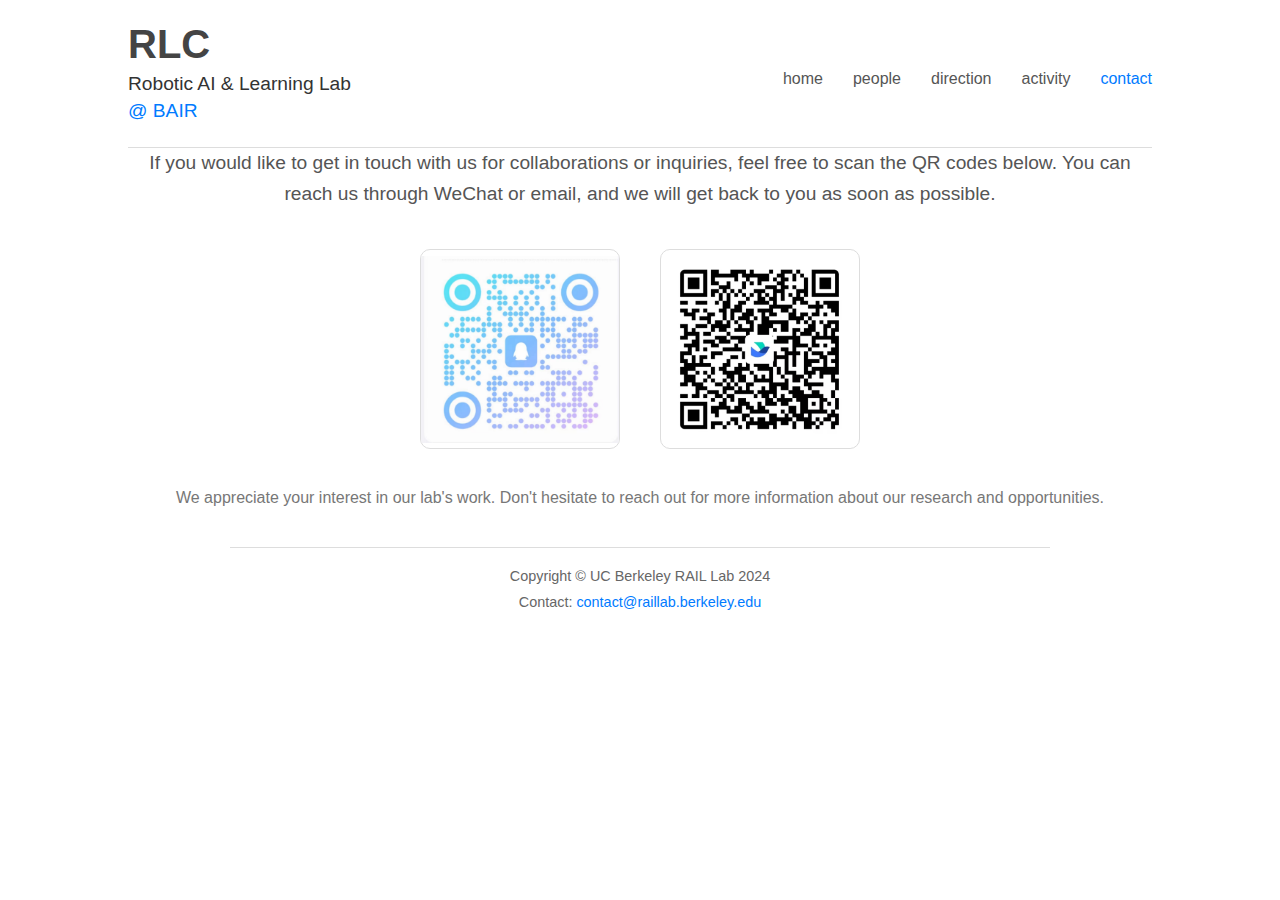
<file: Contact.html>
<!DOCTYPE html>
<html lang="en">
<head>
    <meta charset="UTF-8">
    <meta name="viewport" content="width=device-width, initial-scale=1.0">
    <title>Contact Us</title>
    <link rel="stylesheet" href="css/Contact.css">
    <style>

    </style>
</head>
<body>
    <div class="container">
        <!-- Header Section -->
        <header>
            <div class="logo">
                <h1>RLC</h1>
                <p>Robotic AI & Learning Lab</p>
                <p><a href="#">@ BAIR</a></p>
            </div>
            <!-- Navigation Links -->
            <nav>
                <ul>
                    <li><a href="index.html">home</a></li>
                    <li><a href="People2.html">people</a></li>
                    <li><a href="Direction.html">direction</a></li>
                    <li><a href="Activity.html">activity</a></li>
                    <li><a href="Contact.html" class="active">contact</a></li>
                </ul>
            </nav>
        </header>

        <!-- Contact Section -->
        <section class="contact-section">
            <p class="contact-description">
                If you would like to get in touch with us for collaborations or inquiries, feel free to scan the QR codes below. 
                You can reach us through WeChat or email, and we will get back to you as soon as possible.
            </p>

            <!-- QR Codes Section -->
            <div class="qr-section">
                <img src="./picture/QR_QQ.jpg" alt="QQ QR Code">
                <img src="./picture/QR_FeiShu.jpg" alt="Email QR Code">
            </div>

            <p class="footer-text" >
                We appreciate your interest in our lab's work. Don't hesitate to reach out for more information about our research and opportunities.
            </p>
        </section>

        <!-- Footer Section -->
        <footer>
            <hr>
            <p>Copyright © UC Berkeley RAIL Lab 2024</p>
            <p>Contact: <a href="mailto:contact@raillab.berkeley.edu">contact@raillab.berkeley.edu</a></p>
        </footer>
    </div>
</body>
</html>
</file>
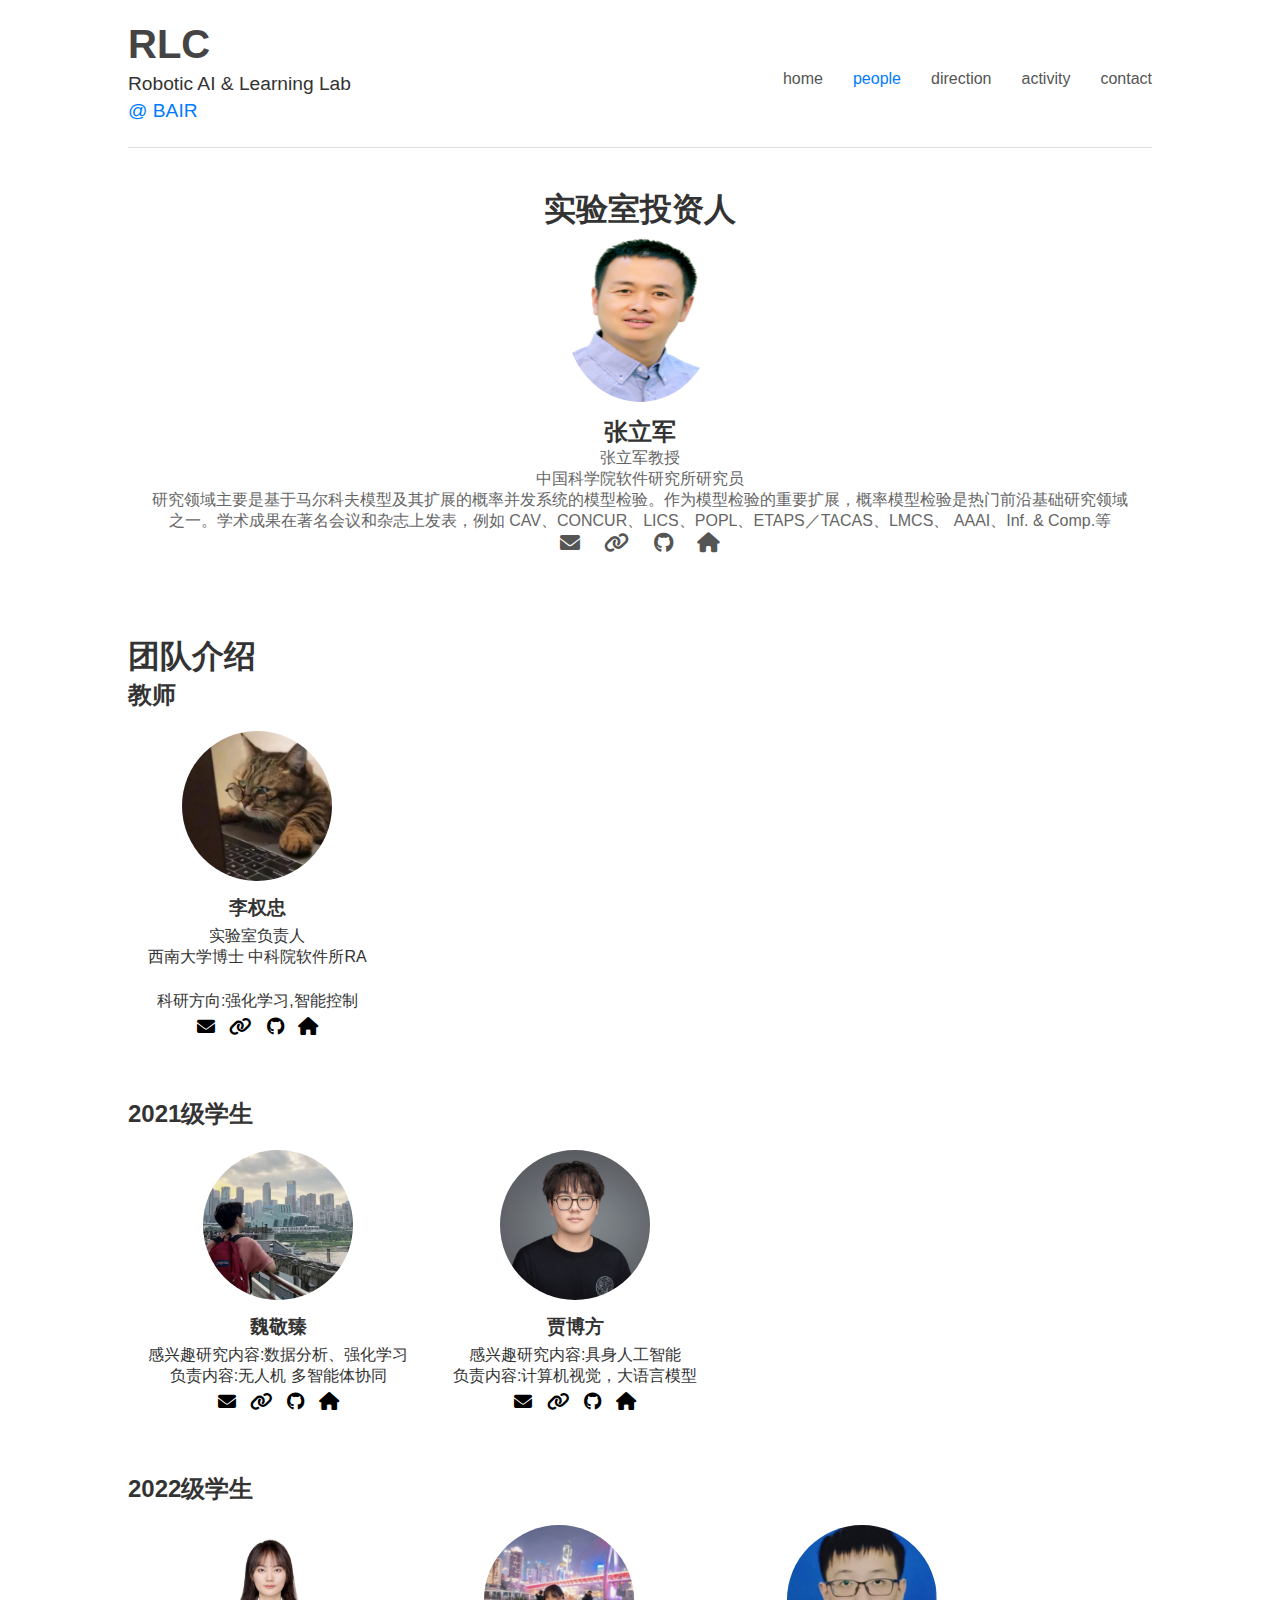
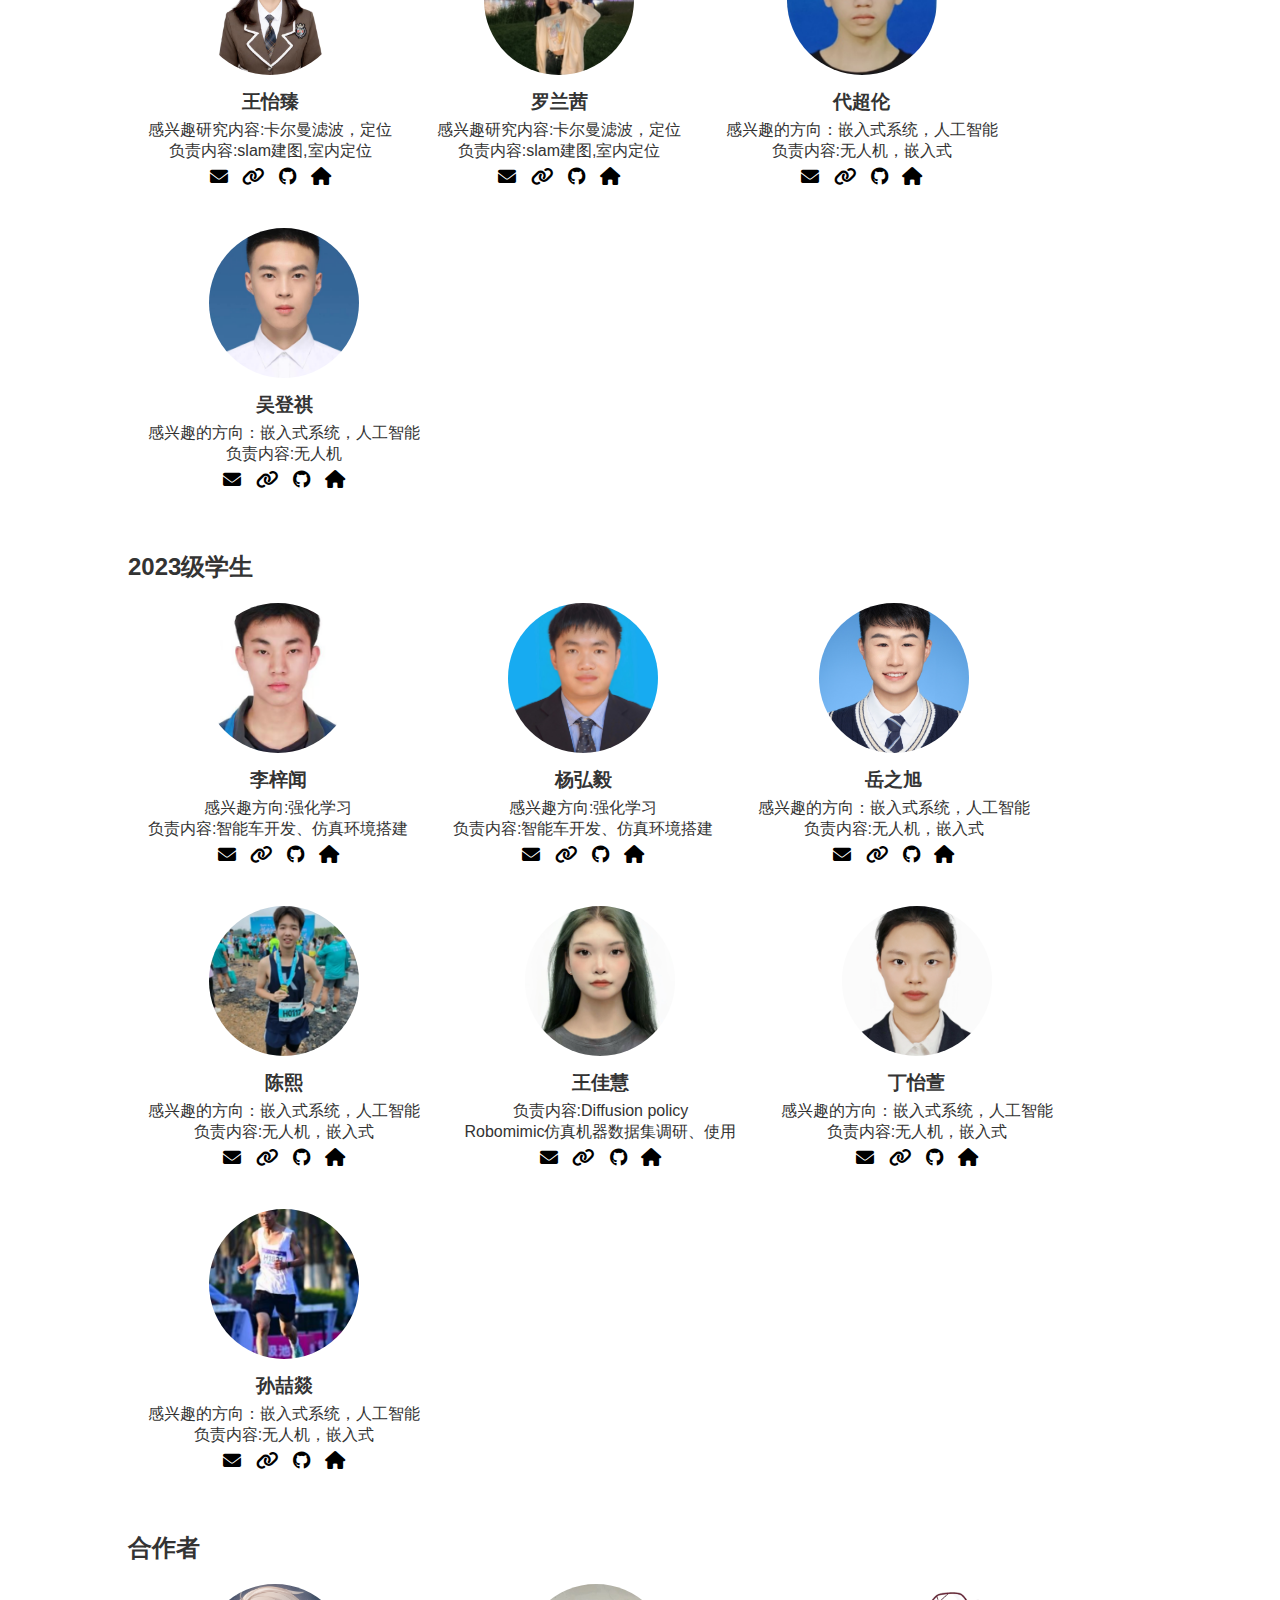
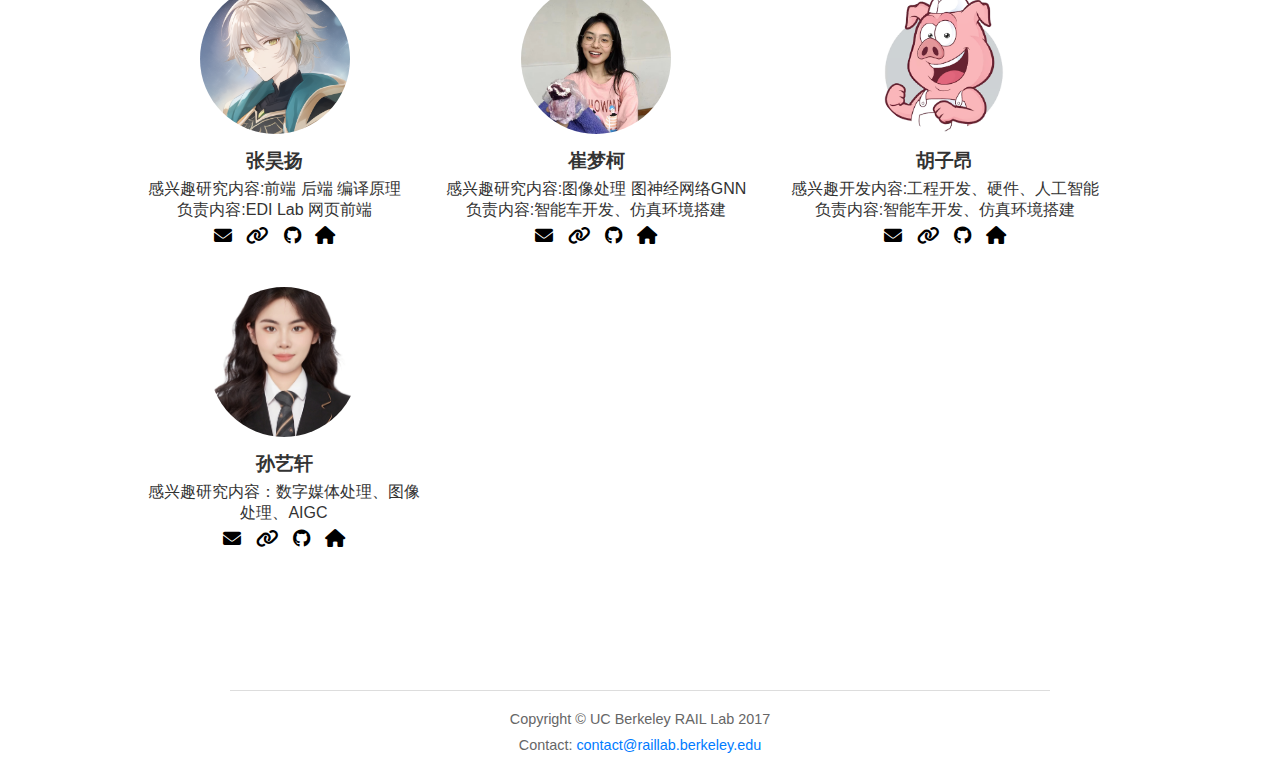
<file: People2.html>
<!DOCTYPE html>
<html lang="en">
<head>
    <meta charset="UTF-8">
    <meta name="viewport" content="width=device-width, initial-scale=1.0">
    <title>PKU AI People</title>
    <link rel="stylesheet" href="css/People2.css">
    <link rel="stylesheet" href="https://cdnjs.cloudflare.com/ajax/libs/font-awesome/6.0.0-beta3/css/all.min.css">



</head>
<style>
    .special-member-section {
   
    padding: 20px;
    margin: 20px 0;
    border-radius: 8px;
    text-align: center;
}

.special-member img {
    width: 150px;
    height:170px;
    border-radius: 50%;
    margin-bottom: 10px;
}

.special-member h2 {
    font-size: 24px;
    color: #333;
}

.special-member p {
    font-size: 16px;
    color: #666;
}

.special-member .social-links a {
    margin: 0 10px;
    color: #555;
    font-size: 20px;
    transition: color 0.3s;
}

.special-member .social-links a:hover {
    color: #0077cc;
}

</style>
<body>

    <div class="container">
        <!-- Header Section -->
        <header>
            <div class="logo">
                <h1>RLC</h1>
                <p>Robotic AI & Learning Lab</p>
                <p><a href="#">@ BAIR</a></p>
            </div>
            <!-- Navigation Links -->
            <nav>
                <ul>
                    <li><a href="index.html">home</a></li>
                    <li><a href="People2.html" class="active">people</a></li>
                    <li><a href="Direction.html">direction</a></li>
                    <li><a href="Activity.html">activity</a></li>
                    <li><a href="Contact.html" >contact</a></li>
                </ul>
            </nav>
        </header>

        <!-- Team Section -->
        <main>
            <section class="special-member-section">
                <h1>实验室投资人
                </h1>
                <div class="special-member">
                    <img src="pciture/老板.png" alt="Zhang Lijun" >
                    <h2>张立军</h2>
                    <p>张立军教授<br>中国科学院软件研究所研究员</p>
                    <p>研究领域主要是基于马尔科夫模型及其扩展的概率并发系统的模型检验。作为模型检验的重要扩展，概率模型检验是热门前沿基础研究领域之一。学术成果在著名会议和杂志上发表，例如 CAV、CONCUR、LICS、POPL、ETAPS／TACAS、LMCS、 AAAI、Inf. & Comp.等</p>
                    <div class="social-links">
                        <a href="mailto:zhanglijun@example.com"><i class="fas fa-envelope"></i></a>
                        <a href="https://scholar.example.com" target="_blank"><i class="fas fa-link"></i></a>
                        <a href="https://github.com/zhanglijun" target="_blank"><i class="fab fa-github"></i></a>
                        <a href="https://www.example.com" target="_blank"><i class="fas fa-home"></i></a>
                    </div>
                </div>
            </section>
            <section class="team-section">
                <h1>团队介绍</h1>
                <div class="team-category">
                    <h2>教师</h2>
               
                    <div class="team-member">
                        <img src="pciture/截屏2024-07-02 17.26.33.png" alt="Faculty 1">
                        <h3>李权忠</h3>
                        <p>实验室负责人<br>西南大学博士 中科院软件所RA </p>
                        <br>科研方向:强化学习,智能控制</p>
                        <div class="social-links">
                            <a href="mailto:student1@example.com"><i class="fas fa-envelope"></i></a>
                            <a href="https://scholar.example.com" target="_blank"><i class="fas fa-link"></i></a>
                            <a href="https://github.com/student1" target="_blank"><i class="fab fa-github"></i></a>
                            <a href="https://www.example.com" target="_blank"><i class="fas fa-home"></i></a>
                        </div>
                    </div>
                    <!-- Add another faculty member -->
                    
                </div>
                <!-- Graduate Student and Postdoc section -->
                <div class="team-category">
                    <h2>2021级学生</h2>
                    <div class="team-member">
                        <img src="pciture/Image_WeiJingZhen-D1Mz6l9S.png" alt="Graduate 1">
                        <h3>魏敬臻</h3>
                        <p>感兴趣研究内容:数据分析、强化学习
                            <br>负责内容:无人机 多智能体协同</p>
                            <div class="social-links">
                                <a href="mailto:student1@example.com"><i class="fas fa-envelope"></i></a>
                                <a href="https://scholar.example.com" target="_blank"><i class="fas fa-link"></i></a>
                                <a href="https://github.com/student1" target="_blank"><i class="fab fa-github"></i></a>
                                <a href="https://www.example.com" target="_blank"><i class="fas fa-home"></i></a>
                            </div>
                    </div>
                    <!-- Add another graduate student -->
                    <div class="team-member">
                        <img src="pciture/Image_JiaBoFang-DvK6o0MA.png" alt="Graduate 2">
                        <h3>贾博方</h3>
                        <p>感兴趣研究内容:具身人工智能
                            <br> 负责内容:计算机视觉，大语言模型</p>
                            <div class="social-links">
                                <a href="mailto:student1@example.com"><i class="fas fa-envelope"></i></a>
                                <a href="https://scholar.example.com" target="_blank"><i class="fas fa-link"></i></a>
                                <a href="https://github.com/student1" target="_blank"><i class="fab fa-github"></i></a>
                                <a href="https://www.example.com" target="_blank"><i class="fas fa-home"></i></a>
                            </div>
                    </div>
                </div>
                <div class="team-category">
                    <h2>2022级学生</h2>
                    <div class="team-member">
                        <img src="pciture/WechatIMG1435.jpg" alt="Graduate 1">
                        <h3>王怡臻
                        </h3>
                        <p>感兴趣研究内容:卡尔曼滤波，定位
                            <br>负责内容:slam建图,室内定位</p>
                            <div class="social-links">
                                <a href="mailto:student1@example.com"><i class="fas fa-envelope"></i></a>
                                <a href="https://scholar.example.com" target="_blank"><i class="fas fa-link"></i></a>
                                <a href="https://github.com/student1" target="_blank"><i class="fab fa-github"></i></a>
                                <a href="https://www.example.com" target="_blank"><i class="fas fa-home"></i></a>
                            </div>
                    </div>
                    <div class="team-member">
                        <img src="pciture/llx.png" alt="Graduate 1">
                        <h3>罗兰茜
                        </h3>
                        <p>感兴趣研究内容:卡尔曼滤波，定位
                            <br>负责内容:slam建图,室内定位</p>
                            <div class="social-links">
                                <a href="mailto:student1@example.com"><i class="fas fa-envelope"></i></a>
                                <a href="https://scholar.example.com" target="_blank"><i class="fas fa-link"></i></a>
                                <a href="https://github.com/student1" target="_blank"><i class="fab fa-github"></i></a>
                                <a href="https://www.example.com" target="_blank"><i class="fas fa-home"></i></a>
                            </div>
                    </div>
                    <div class="team-member">
                        <img src="pciture/代超伦.png" alt="Graduate 1">
                        <h3>代超伦
                        </h3>
                        <p>感兴趣的方向：嵌入式系统，人工智能
                            <br>负责内容:无人机，嵌入式</p>
                            <div class="social-links">
                                <a href="mailto:student1@example.com"><i class="fas fa-envelope"></i></a>
                                <a href="https://scholar.example.com" target="_blank"><i class="fas fa-link"></i></a>
                                <a href="https://github.com/student1" target="_blank"><i class="fab fa-github"></i></a>
                                <a href="https://www.example.com" target="_blank"><i class="fas fa-home"></i></a>
                            </div>
                    </div>
                    <div class="team-member">
                        <img src="pciture/wdq.png" alt="Graduate 1">
                        <h3>吴登祺
                        </h3>
                        <p>感兴趣的方向：嵌入式系统，人工智能
                            <br>负责内容:无人机</p>
                            <div class="social-links">
                                <a href="mailto:student1@example.com"><i class="fas fa-envelope"></i></a>
                                <a href="https://scholar.example.com" target="_blank"><i class="fas fa-link"></i></a>
                                <a href="https://github.com/student1" target="_blank"><i class="fab fa-github"></i></a>
                                <a href="https://www.example.com" target="_blank"><i class="fas fa-home"></i></a>
                            </div>
                    </div>
                    <!-- Add another graduate student -->
                </div>
                <div class="team-category">
                    <h2>2023级学生</h2>
                    <div class="team-member">
                        <img src="pciture/Image_LiZiWen-BhyCpqJQ.png" alt="Graduate 1">
                        <h3>李梓闻
                        </h3>
                        <p>感兴趣方向:强化学习
                            <br>负责内容:智能车开发、仿真环境搭建</p>
                            <div class="social-links">
                                <a href="mailto:student1@example.com"><i class="fas fa-envelope"></i></a>
                                <a href="https://scholar.example.com" target="_blank"><i class="fas fa-link"></i></a>
                                <a href="https://github.com/student1" target="_blank"><i class="fab fa-github"></i></a>
                                <a href="https://www.example.com" target="_blank"><i class="fas fa-home"></i></a>
                            </div>
                    </div>
                    <div class="team-member">
                        <img src="pciture/WechatIMG1436.jpg" alt="Graduate 1">
                        <h3>杨弘毅
                        </h3>
                        <p>感兴趣方向:强化学习
                            <br>负责内容:智能车开发、仿真环境搭建</p>
                            <div class="social-links">
                                <a href="mailto:student1@example.com"><i class="fas fa-envelope"></i></a>
                                <a href="https://scholar.example.com" target="_blank"><i class="fas fa-link"></i></a>
                                <a href="https://github.com/student1" target="_blank"><i class="fab fa-github"></i></a>
                                <a href="https://www.example.com" target="_blank"><i class="fas fa-home"></i></a>
                            </div>
                    </div>
                    <div class="team-member">
                        <img src="pciture/WechatIMG157.jpg" alt="Graduate 1">
                        <h3>岳之旭
                        </h3>
                        <p>感兴趣的方向：嵌入式系统，人工智能
                            <br>负责内容:无人机，嵌入式</p>
                            <div class="social-links">
                                <a href="mailto:student1@example.com"><i class="fas fa-envelope"></i></a>
                                <a href="https://scholar.example.com" target="_blank"><i class="fas fa-link"></i></a>
                                <a href="https://github.com/student1" target="_blank"><i class="fab fa-github"></i></a>
                                <a href="https://www.example.com" target="_blank"><i class="fas fa-home"></i></a>
                            </div>
                    </div>
                 
                    <div class="team-member">
                        <img src="pciture/陈熙.png" alt="Graduate 1">
                        <h3>陈熙
                        </h3>
                        <p>感兴趣的方向：嵌入式系统，人工智能
                            <br>负责内容:无人机，嵌入式</p>
                            <div class="social-links">
                                <a href="mailto:student1@example.com"><i class="fas fa-envelope"></i></a>
                                <a href="https://scholar.example.com" target="_blank"><i class="fas fa-link"></i></a>
                                <a href="https://github.com/student1" target="_blank"><i class="fab fa-github"></i></a>
                                <a href="https://www.example.com" target="_blank"><i class="fas fa-home"></i></a>
                            </div>
                    </div>
                    <div class="team-member">
                        <img src="pciture/wangjiahui.jpg" alt="Graduate 1">
                        <h3>王佳慧
                        </h3>
                        <p>负责内容:Diffusion policy

                            <br>Robomimic仿真机器数据集调研、使用</p>
                            <div class="social-links">
                                <a href="mailto:student1@example.com"><i class="fas fa-envelope"></i></a>
                                <a href="https://scholar.example.com" target="_blank"><i class="fas fa-link"></i></a>
                                <a href="https://github.com/student1" target="_blank"><i class="fab fa-github"></i></a>
                                <a href="https://www.example.com" target="_blank"><i class="fas fa-home"></i></a>
                            </div>
                    </div>
                    <div class="team-member">
                        <img src="pciture/image.png" alt="Graduate 1">
                        <h3>丁怡萱
                        </h3>
                        <p>感兴趣的方向：嵌入式系统，人工智能
                            <br>负责内容:无人机，嵌入式</p>
                            <div class="social-links">
                                <a href="mailto:student1@example.com"><i class="fas fa-envelope"></i></a>
                                <a href="https://scholar.example.com" target="_blank"><i class="fas fa-link"></i></a>
                                <a href="https://github.com/student1" target="_blank"><i class="fab fa-github"></i></a>
                                <a href="https://www.example.com" target="_blank"><i class="fas fa-home"></i></a>
                            </div>
                    </div>
                    <div class="team-member">
                        <img src="pciture/szy.png" alt="Graduate 1">
                        <h3>孙喆燚
                        </h3>
                        <p>感兴趣的方向：嵌入式系统，人工智能
                            <br>负责内容:无人机，嵌入式</p>
                            <div class="social-links">
                                <a href="mailto:student1@example.com"><i class="fas fa-envelope"></i></a>
                                <a href="https://scholar.example.com" target="_blank"><i class="fas fa-link"></i></a>
                                <a href="https://github.com/student1" target="_blank"><i class="fab fa-github"></i></a>
                                <a href="https://www.example.com" target="_blank"><i class="fas fa-home"></i></a>
                            </div>
                    </div>
                    
                </div>
    
    
                <div class="team-category">
                    <h2>合作者</h2>
                    <div class="team-member">
                        <img src="pciture/Image_ZhangHaoYang-zmmR3xlC.png" alt="Graduate 1">
                        <h3>张昊扬
                        </h3>
                        <p>感兴趣研究内容:前端 后端 编译原理
                            <br>负责内容:EDI Lab 网页前端</p>
                            <div class="social-links">
                                <a href="mailto:student1@example.com"><i class="fas fa-envelope"></i></a>
                                <a href="https://scholar.example.com" target="_blank"><i class="fas fa-link"></i></a>
                                <a href="https://github.com/student1" target="_blank"><i class="fab fa-github"></i></a>
                                <a href="https://www.example.com" target="_blank"><i class="fas fa-home"></i></a>
                            </div>
                    </div>
                    <div class="team-member">
                        <img src="pciture/Image_CuiMengKe-g9LJtWuQ.png" alt="Graduate 1">
                        <h3>崔梦柯
                        </h3>
                        <p>感兴趣研究内容:图像处理 图神经网络GNN
                            <br>负责内容:智能车开发、仿真环境搭建</p>
                            <div class="social-links">
                                <a href="mailto:student1@example.com"><i class="fas fa-envelope"></i></a>
                                <a href="https://scholar.example.com" target="_blank"><i class="fas fa-link"></i></a>
                                <a href="https://github.com/student1" target="_blank"><i class="fab fa-github"></i></a>
                                <a href="https://www.example.com" target="_blank"><i class="fas fa-home"></i></a>
                            </div>
                    </div>
                    <div class="team-member">
                        <img src="pciture/Image_HuZiAng-Dw67Ns4A.png" alt="Graduate 1">
                        <h3>胡子昂
                        </h3>
                        <p>感兴趣开发内容:工程开发、硬件、人工智能
                            <br>负责内容:智能车开发、仿真环境搭建</p>
                            <div class="social-links">
                                <a href="mailto:student1@example.com"><i class="fas fa-envelope"></i></a>
                                <a href="https://scholar.example.com" target="_blank"><i class="fas fa-link"></i></a>
                                <a href="https://github.com/student1" target="_blank"><i class="fab fa-github"></i></a>
                                <a href="https://www.example.com" target="_blank"><i class="fas fa-home"></i></a>
                            </div>
                    </div>
                    <div class="team-member">
                        <img src="pciture/Image_SunYiXuan-BU2QKZ6l.png" alt="Graduate 1">
                        <h3>孙艺轩
                        </h3>
                        <p>感兴趣研究内容：数字媒体处理、图像<br>处理、AIGC
                            </p>
                            <div class="social-links">
                                <a href="mailto:student1@example.com"><i class="fas fa-envelope"></i></a>
                                <a href="https://scholar.example.com" target="_blank"><i class="fas fa-link"></i></a>
                                <a href="https://github.com/student1" target="_blank"><i class="fab fa-github"></i></a>
                                <a href="https://www.example.com" target="_blank"><i class="fas fa-home"></i></a>
                            </div>
                    </div>
                </div>
                
                <!-- Add other categories as needed -->
            </section>
        </main>

        <!-- Footer Section -->
        <footer>
            <hr>
            <p>Copyright © UC Berkeley RAIL Lab 2017</p>
            <p>Contact: <a href="mailto:contact@raillab.berkeley.edu">contact@raillab.berkeley.edu</a></p>
        </footer>
    </div>
</body>
</html>
</file>
<file: css/Contact.css>
* {
    margin: 0;
    padding: 0;
    box-sizing: border-box;
}

body {
    font-family: 'Arial', sans-serif;
    background-color: #fff;
    color: #333;
}

.container {
    width: 80%;
    margin: 0 auto;


}

header {
    display: flex;
    justify-content: space-between;
    align-items: flex-start;
    padding: 20px 0;
    border-bottom: 1px solid #ddd;
}

.logo h1 {
    font-family: 'Arial Black', sans-serif;
    font-size: 2.5rem;
    color: #444;
    line-height: 1.2;
}

.logo p {
    font-size: 1.2rem;
    margin: 5px 0;
}

.logo a {
    color: #007bff;
    text-decoration: none;
}

nav ul {
    list-style-type: none;
    display: flex;
    gap: 30px;
    margin-top: 50px;
}

nav ul li {
    display: inline;
}

nav ul li a {
    text-decoration: none;
    font-size: 1rem;
    color: #555;
}

nav ul li a.active {
    color: #007bff;
}

.contact-description {
    font-size: 1.2rem;
    margin-bottom: 20px;
    line-height: 1.6;
    color: #555;
    text-align: center;
}

.qr-section {
    display: flex;
    justify-content: center;
    gap: 40px;
    margin: 40px 0;
}

.qr-section img {
    width: 200px;
    height: 200px;
    object-fit: contain;
    border: 1px solid #ddd;
    border-radius: 10px;
}

.footer-text {
    font-size: 1rem;
    color: #777;
    margin-top: 20px;
    text-align: center;
}

footer {
    text-align: center;
    margin-top: 40px;
    font-size: 0.9rem;
    color: #666;
}

footer hr {
    width: 80%;
    margin: 20px auto;
    border: 0;
    border-top: 1px solid #ddd;
}

footer p {
    margin: 10px 0;
}

footer a {
    color: #007bff;
    text-decoration: none;
}

footer a:hover {
    text-decoration: underline;
}
</file>
<file: css/People2.css>
* {
    margin: 0;
    padding: 0;
    box-sizing: border-box;
}


body {
    font-family: 'Arial', sans-serif;
    background-color: #fff;
    color: #333;
}

.container {
    width: 80%;
    margin: 0 auto;
}

header {
    display: flex;
    justify-content: space-between;
    align-items: flex-start;
    padding: 20px 0;
    background-color: #fff;
    border-bottom: 1px solid #ddd;
}

.logo h1 {
    font-family: 'Arial Black', sans-serif;
    font-size: 2.5rem;
    color: #444;
    line-height: 1.2;
}

.logo p {
    font-size: 1.2rem;
    margin: 5px 0;
}

.logo a {
    color: #007bff;
    text-decoration: none;
}

nav ul {
    list-style-type: none;
    display: flex;
    gap: 30px;
    margin-top: 50px;
}

nav ul li {
    display: inline;
}

nav ul li a {
    text-decoration: none;
    font-size: 1rem;
    color: #555;
}
nav ul li  :hover{
    color: #007bff;
}

nav ul li a.active {
    color: #007bff;
}

.team-section {
    padding: 40px 0;
}

.team-category {
    margin-bottom: 40px;
}

.team-member {
    display: inline-block;
    margin: 20px;
    text-align: center;
}

.team-member img {
    width: 150px;
    height: 150px;
    border-radius: 50%;
    object-fit: cover;
}

.team-member h3 {
    margin: 10px 0 5px;
}

.team-member p {
    margin: 5px 0;
}

.social-links a {
    margin: 0 5px;
    font-size: 18px;
    color: black;
    text-decoration: none;
}

.hero-image {
    width: 100%;
    height: auto;
}

footer {
    text-align: center;
    margin-top: 40px;
    font-size: 0.9rem;
    color: #666;
}

footer hr {
    width: 80%;
    margin: 20px auto;
    border: 0;
    border-top: 1px solid #ddd;
}

footer p {
    margin: 10px 0;
}

footer a {
    color: #007bff;
    text-decoration: none;
}

footer a:hover {
    text-decoration: underline;
}
</file>
